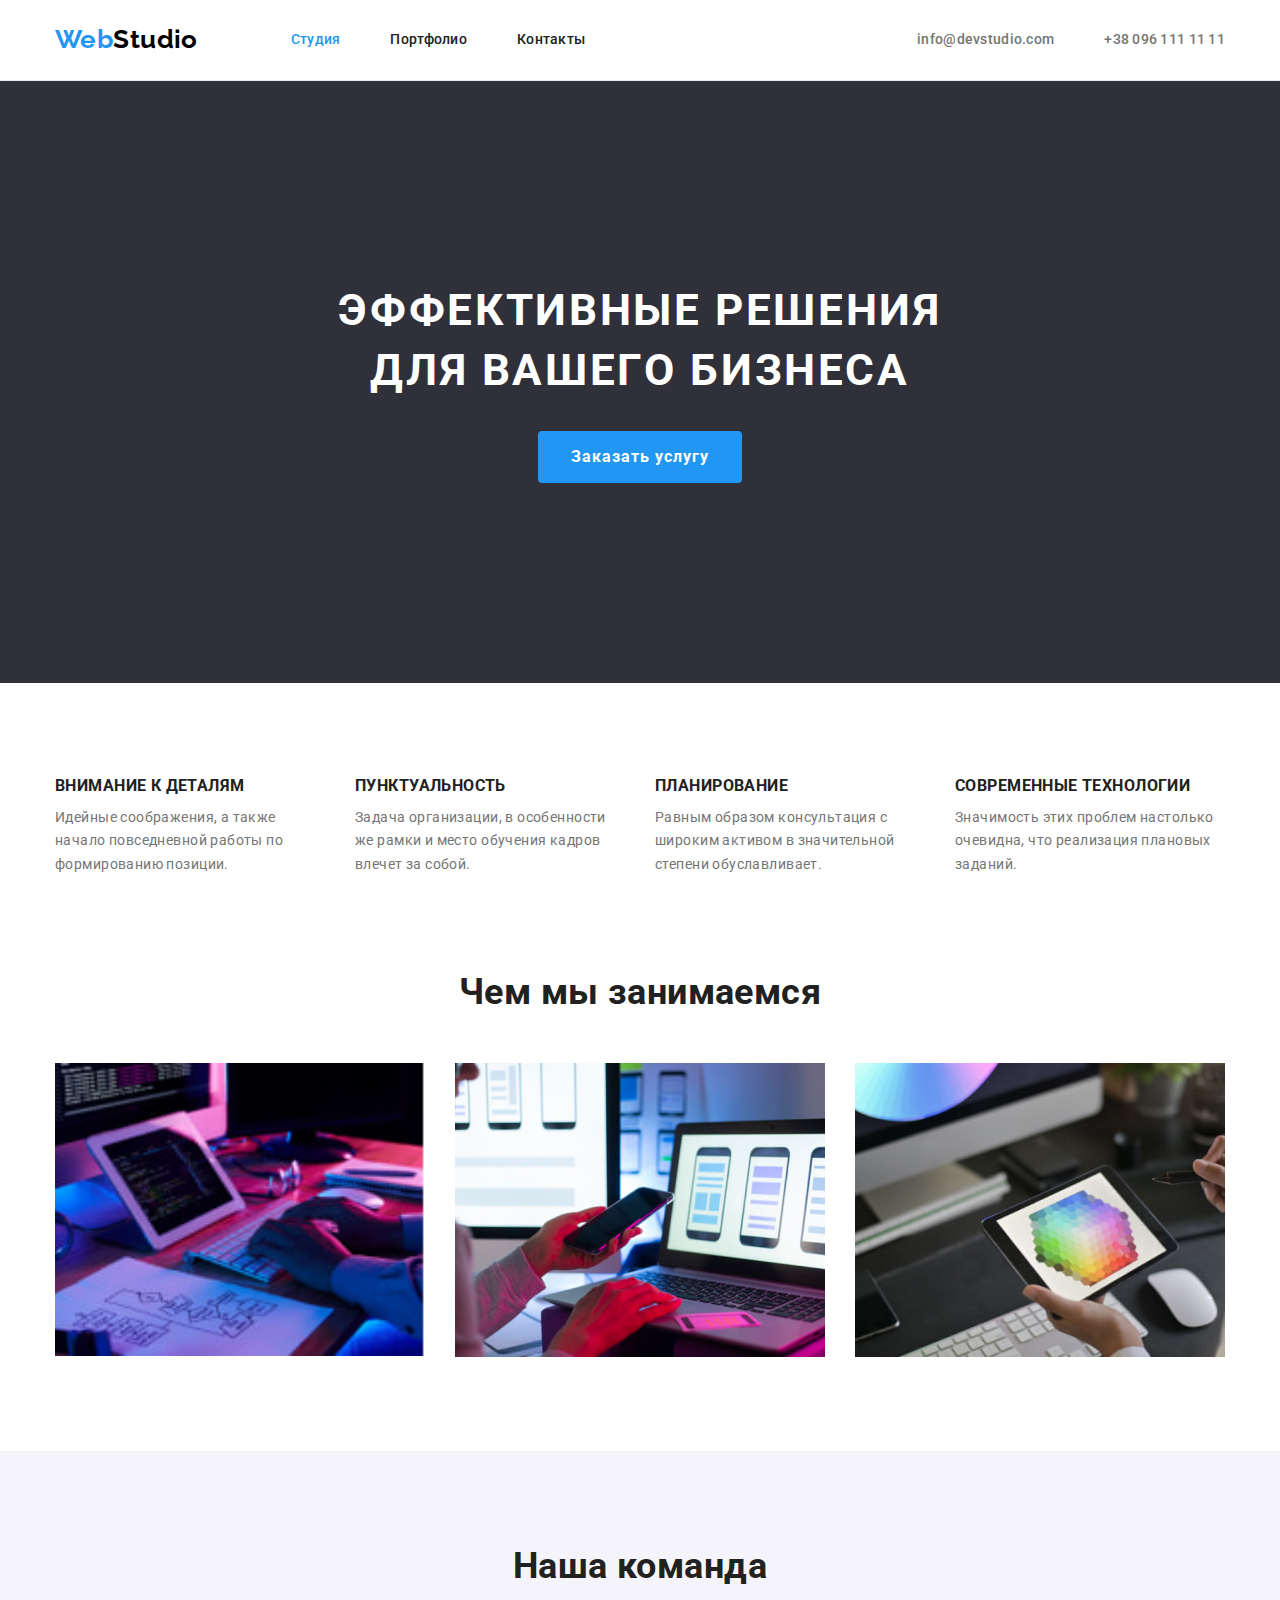
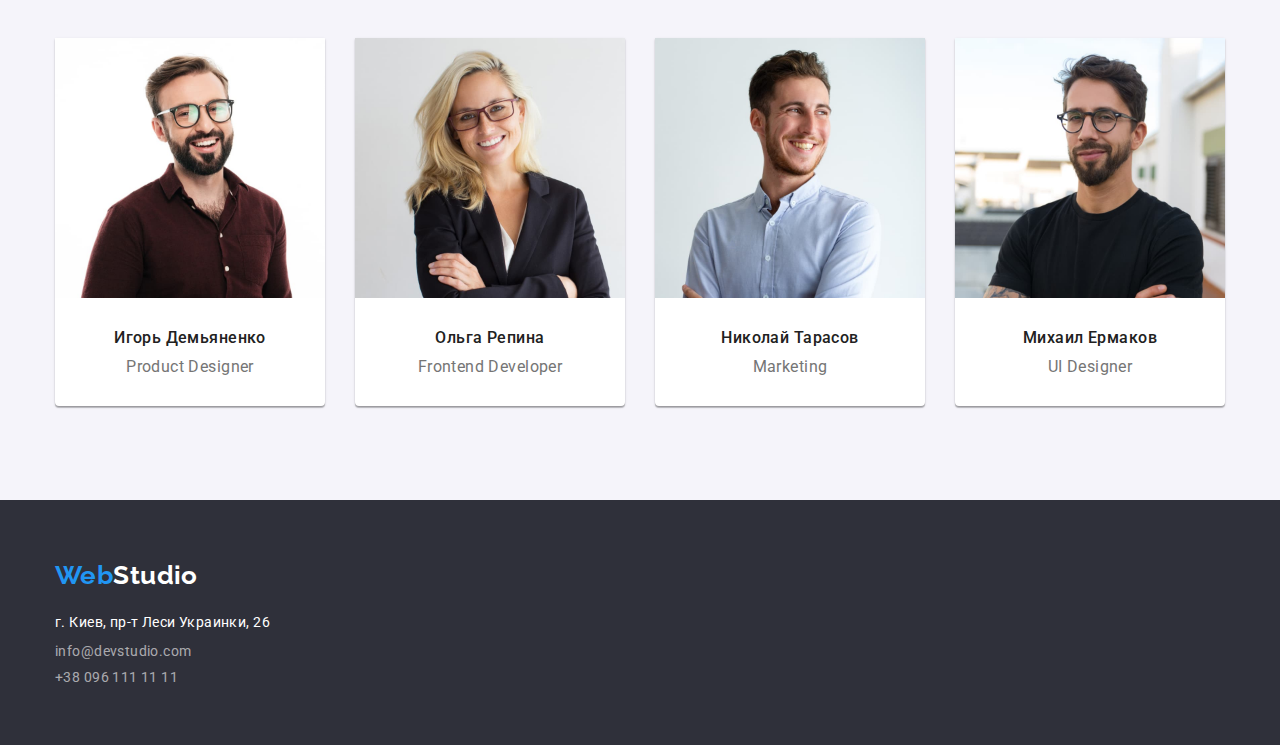
<file: index.html>
<!DOCTYPE html>
<html lang="ru">

<head>
    <meta charset="UTF-8">
    <meta http-equiv="X-UA-Compatible" content="IE=edge">
    <meta name="viewport" content="width=device-width, initial-scale=1.0">
    <title>Студия</title>
    <link href="https://fonts.googleapis.com/css2?family=Raleway:wght@700&family=Roboto:wght@400;500;700;900&display=swap"
        rel="stylesheet">
    <link rel="stylesheet" href="https://cdnjs.cloudflare.com/ajax/libs/modern-normalize/1.1.0/modern-normalize.min.css">
    <link rel="stylesheet" href="./css/styles.css">
</head>

<body>
    <header class="page-header">
        <div class="container">
            <div class="nav-logo">
                <a href="./index.html" lang="en" class="logo"><span class="blue-text">Web</span>Studio</a>
            </div>
            <nav class="page-header-nav">
                <ul class="site-nav list">
                    <li class="site-nav-item"><a href="./index.html" class="site-nav-link current">Студия</a></li>
                    <li class="site-nav-item"><a href="./portfolio.html" class="site-nav-link">Портфолио</a></li>
                    <li class="site-nav-item"><a href="#Contacts" class="site-nav-link">Контакты</a></li>
                </ul>
            </nav>
            <ul class="contacts list">
                <li class="contacts-item"><a href="mailto:info@devstudio.com" class="contacts-link">info@devstudio.com</a></li>
                <li class="contacts-item"><a href="tel:+380961111111" class="contacts-link">+38 096 111 11 11</a></li>
            </ul>
        </div>
                                   
    </header>
    
        
        <main>
        <!--шапка-->
        <section class="hero">
            <div class="container">
                <h1 class="hero-title">Эффективные решения для вашего бизнеса</h1>
                <button type="button" class="primary-button">Заказать услугу</button>
            </div>            
        </section>
        <!--особенности-->
        <section class="section">
            <div class="container">
                <ul class="feature-list list">
                    <li class="feature-list-item">
                        <h3 class="feature-title">Внимание к деталям</h3>
                        <p class="feature-text">Идейные соображения, а также начало повседневной работы по формированию позиции.</p>
                    </li>
                    <li class="feature-list-item">
                        <h3 class="feature-title">Пунктуальность</h3>
                        <p class="feature-text">Задача организации, в особенности же рамки и место обучения кадров влечет за собой.
                        </p>
                    </li>
                    <li class="feature-list-item">
                        <h3 class="feature-title">Планирование</h3>
                        <p class="feature-text">Равным образом консультация с широким активом в значительной степени обуславливает.
                        </p>
                    </li>
                    <li class="feature-list-item">
                        <h3 class="feature-title">Современные технологии</h3>
                        <p class="feature-text">Значимость этих проблем настолько очевидна, что реализация плановых заданий.</p>
                    </li>
                </ul>
            </div>           

        </section>
        <!--чем мы занимаемся-->
        <section class="section work">
            <div class="container">
                <h2 class="section-title">Чем мы занимаемся</h2>
                <ul class="work-list list">
                    <li class="work-list-item"><img src="./images/box1.jpg" alt="разработка десктопных приложений" width="370"></li>
                    <li class="work-list-item"><img src="./images/box2.jpg" alt="разработка мобильных приложений" width="370"></li>
                    <li class="work-list-item"><img src="./images/box3.jpg" alt="дизайнерские решения" width="370"></li>
                </ul>
            </div>
        </section>
        <!--наша команда-->
        <section class="section team">
            <div class="container">
                <h2 class="section-title">Наша команда</h2>
                <ul class="team-list list">
                    <li class="member-card">
                        <img src="./images/igor-demyanenko.jpg" alt="фото Игоря Демьяненко" width="270">
                        <h3 class="member-name">Игорь Демьяненко</h3>
                        <p lang="en" class="member-profession">Product Designer</p>
                    </li>
                    <li class="member-card">
                        <img src="./images/olha-repina.jpg" alt="фото Ольги Репиной" width="270">
                        <h3 class="member-name">Ольга Репина</h3>
                        <p lang="en" class="member-profession">Frontend Developer</p>
                    </li>
                    <li class="member-card">
                        <img src="./images/nikolay-tarasov.jpg" alt="фото Николая Тарасова" width="270">
                        <h3 class="member-name">Николай Тарасов</h3>
                        <p lang="en" class="member-profession">Marketing</p>
                    </li>
                    <li class="member-card">
                        <img src="./images/mihail-ermakov.jpg" alt="фото Михаила Ермакова" width="270">
                        <h3 class="member-name">Михаил Ермаков</h3>
                        <p lang="en" class="member-profession">UI Designer</p>
                    </li>
                </ul>
            </div>
            
        </section>

        </main>
        <footer class="footer">
            <div class="container">
                <!--контакты-->
                <div class="footer-logo">
                    <a href="./index.html" lang="en" class="logo"><span class="blue-text">Web</span>Studio</a>
                </div>
                <address id="Contacts">
                    <ul class="address list">
                        <li class="address-list-item"><a href="https://goo.gl/maps/b3q8vhkXb4Vkdcpe6" class="address-link">г. Киев, пр-т Леси Украинки, 26</a></li>
                        <li class="address-list-item"><a href="mailto:info@devstudio.com" class="footer-link">info@devstudio.com</a></li>
                        <li class="address-list-item"><a href="tel:+380961111111" class="footer-link">+38 096 111 11 11</a></li>
                    </ul>
                </address>
            </div>
            
        </footer>

    
        
</body>

</html>
</file>
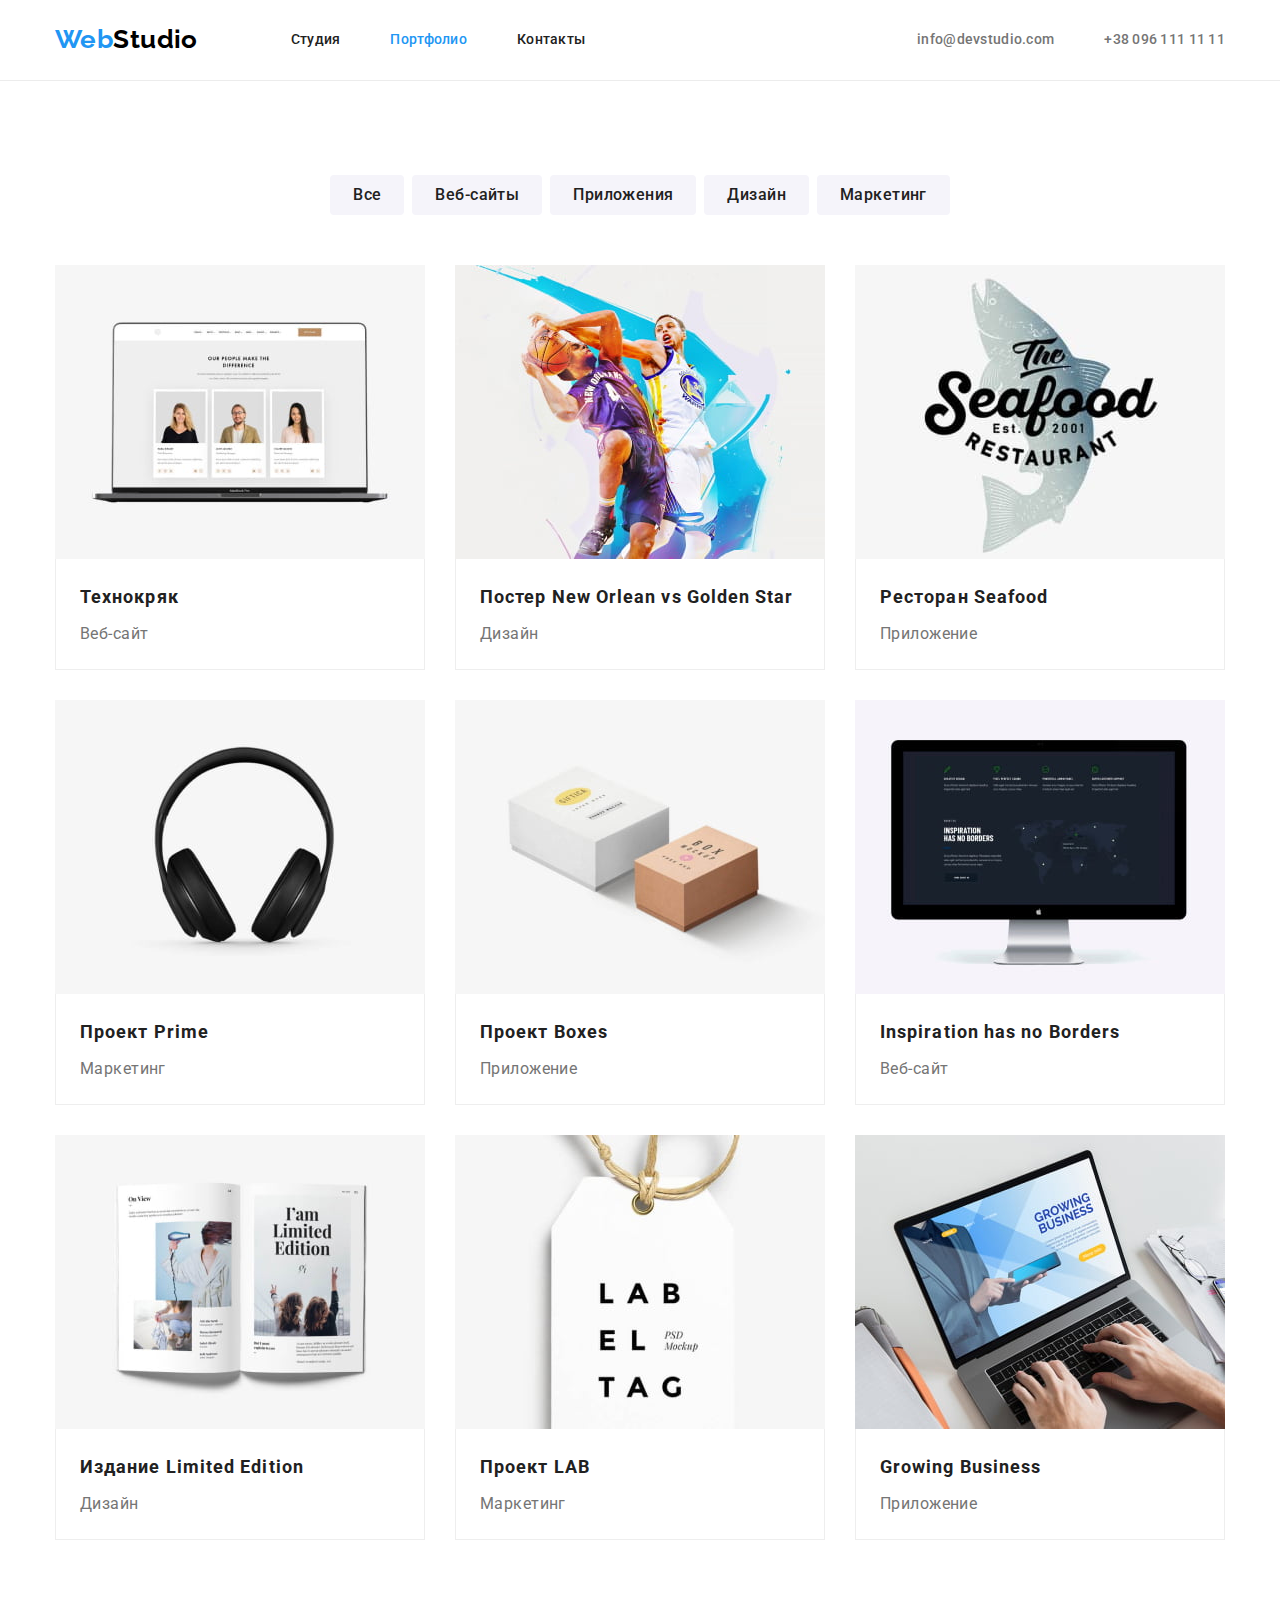
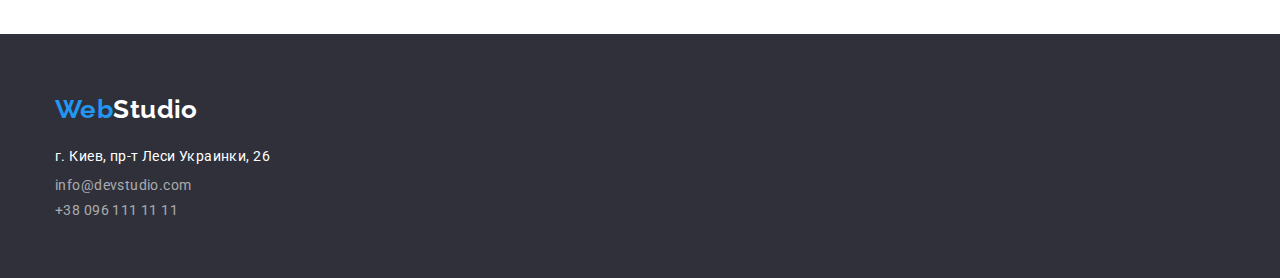
<file: portfolio.html>
<!DOCTYPE html>
<html lang="ru">

<head>
    <meta charset="UTF-8">
    <meta http-equiv="X-UA-Compatible" content="IE=edge">
    <meta name="viewport" content="width=device-width, initial-scale=1.0">
    <title>Студия</title>
    <link
        href="https://fonts.googleapis.com/css2?family=Raleway:wght@700&family=Roboto:wght@400;500;700;900&display=swap"
        rel="stylesheet">
    <link rel="stylesheet" href="./css/styles.css">
</head>

<body>
        <header class="page-header">
            <div class="container">
                <div class="nav-logo">
                    <a href="./index.html" lang="en" class="logo"><span class="blue-text">Web</span>Studio</a>
                </div>
                <nav class="page-header-nav">
                    <ul class="site-nav list">
                        <li class="site-nav-item"><a href="./index.html" class="site-nav-link">Студия</a></li>
                        <li class="site-nav-item"><a href="./portfolio.html" class="site-nav-link current">Портфолио</a></li>
                        <li class="site-nav-item"><a href="#Contacts" class="site-nav-link">Контакты</a></li>
                    </ul>
                </nav>
                <ul class="contacts list">
                    <li class="contacts-item"><a href="mailto:info@devstudio.com" class="contacts-link">info@devstudio.com</a>
                    </li>
                    <li class="contacts-item"><a href="tel:+380961111111" class="contacts-link">+38 096 111 11 11</a></li>
                </ul>
            </div>
        
        </header>
    
        <main>
            <section class="section">
                <div class="container">
                    <h1 class="hidden">Примеры работ</h1>
                    <!--кнопки фильтра-->
                    <ul class="filter-list list">
                        <li class="filter-list-item"><button type="button" class="secondary-button">Все</button></li>
                        <li class="filter-list-item"><button type="button" class="secondary-button">Веб-сайты</button></li>
                        <li class="filter-list-item"><button type="button" class="secondary-button">Приложения</button></li>
                        <li class="filter-list-item"><button type="button" class="secondary-button">Дизайн</button></li>
                        <li class="filter-list-item"><button type="button" class="secondary-button">Маркетинг</button></li>
                    </ul>
                    <!--примеры работ-->
                    <ul class="portfolio list">
                        <li class="portfolio-list-item">
                            <a href="#" class="link">
                                <div class="portfolio-list-item-img">
                                    <img src="./images/img-1.jpg" alt="изображение веб-сайта на ноутбуке" width="370" class="portfolio-image">
                                </div> 
                                <div class="portfolio-list-item-sign">
                                    <h2 class="portfolio-title">Технокряк</h2>
                                    <p class="portfolio-text">Веб-сайт</p>
                                </div>
                            </a>
                        </li>
                        <li class="portfolio-list-item">
                            <a href="#" class="link">
                                <div class="portfolio-list-item-img">
                                    <img src="./images/img-2.jpg" alt="постер баскетбольной игры" width="370" class="portfolio-image">
                                </div>
                                <div class="portfolio-list-item-sign">
                                    <h2 class="portfolio-title">Постер New Orlean vs Golden Star</h2>
                                    <p class="portfolio-text">Дизайн</p>
                                </div>                            
                            </a>
                        </li>
                        <li class="portfolio-list-item">
                            <a href="#" class="link">
                                <div class="portfolio-list-item-img">
                                    <img src="./images/img-3.jpg" alt="логотип ресторана" width="370" class="portfolio-image">
                                </div>
                                <div class="portfolio-list-item-sign">
                                    <h2 class="portfolio-title">Ресторан Seafood</h2>
                                    <p class="portfolio-text">Приложение</p>
                                </div>                            
                            </a>
                        </li>
                        <li class="portfolio-list-item">
                            <a href="#" class="link">
                                <div class="portfolio-list-item-img">
                                    <img src="./images/img-4.jpg" alt="наушники" width="370" class="portfolio-image">
                                </div>
                                <div class="portfolio-list-item-sign">
                                    <h2 class="portfolio-title">Проект Prime</h2>
                                    <p class="portfolio-text">Маркетинг</p>
                                </div>                            
                            </a>
                        </li>
                        <li class="portfolio-list-item">
                            <a href="#" class="link">
                                <div class="portfolio-list-item-img">
                                    <img src="./images/img-5.jpg" alt="две коробки" width="370" class="portfolio-image">
                                </div>
                                <div class="portfolio-list-item-sign">
                                    <h2 class="portfolio-title">Проект Boxes</h2>
                                    <p class="portfolio-text">Приложение</p>
                                </div>  
                            </a>
                        </li>
                        <li class="portfolio-list-item">
                            <a href="#" class="link">
                                <div class="portfolio-list-item-img">
                                    <img src="./images/img-6.jpg" alt="монитор с изображением карты мира" width="370" class="portfolio-image">
                                </div>
                                <div class="portfolio-list-item-sign">
                                    <h2 class="portfolio-title">Inspiration has no Borders</h2>
                                    <p class="portfolio-text">Веб-сайт</p>
                                </div>                            
                            </a>
                        </li>
                        <li class="portfolio-list-item">
                            <a href="#" class="link">
                                <div class="portfolio-list-item-img">
                                    <img src="./images/img-7.jpg" alt="разворот журнала" width="370" class="portfolio-image">
                                </div>
                                <div class="portfolio-list-item-sign">
                                    <h2 class="portfolio-title">Издание Limited Edition</h2>
                                    <p class="portfolio-text">Дизайн</p>
                                </div>                            
                            </a>
                        </li>
                        <li class="portfolio-list-item">
                            <a href="#" class="link">
                                <div class="portfolio-list-item-img">
                                    <img src="./images/img-8.jpg" alt="ярлык" width="370" class="portfolio-image">
                                </div>
                                <div class="portfolio-list-item-sign">
                                    <h2 class="portfolio-title">Проект LAB</h2>
                                    <p class="portfolio-text">Маркетинг</p>
                                </div>                            
                            </a>
                        </li>
                        <li class="portfolio-list-item">
                            <a href="#" class="link">
                                <div class="portfolio-list-item-img">
                                    <img src="./images/img-9.jpg" alt="набор текста на ноутбуке" width="370" class="portfolio-image">
                                </div>
                                <div class="portfolio-list-item-sign">
                                    <h2 class="portfolio-title">Growing Business</h2>
                                    <p class="portfolio-text">Приложение</p>
                                </div>                            
                            </a>
                        </li>
                    </ul>
                </div>
                
            </section>
        </main>
        <footer class="footer">
            <div class="container">
                <!--контакты-->
                <div class="footer-logo">
                    <a href="./index.html" lang="en" class="logo"><span class="blue-text">Web</span>Studio</a>
                </div>
                <address id="Contacts">
                    <ul class="address list">
                        <li class="address-list-item"><a href="https://goo.gl/maps/b3q8vhkXb4Vkdcpe6" class="address-link">г. Киев, пр-т Леси Украинки, 26</a></li>
                        <li class="address-list-item"><a href="mailto:info@devstudio.com" class="footer-link">info@devstudio.com</a></li>
                        <li class="address-list-item"><a href="tel:+380961111111" class="footer-link">+38 096 111 11 11</a></li>
                    </ul>
                </address>
            </div>
            
        </footer>
    
    

</body>

</html>
</file>
<file: css/styles.css>
html {
  box-sizing: border-box;
}

*,
*::before,
*::after {
  box-sizing: inherit;
}

:root {
  --primary-text-color: #757575;
  --title-text-color: #212121;
  --black-text-color: #000000;
  --white-text-color: #ffffff;
  --contacts-footer-color: rgba(255, 255, 255, 0.6);
  --accent-color: #2196f3;
  --primary-bg-color: #ffffff;
  --secondary-bg-color: #f5f4fa;
  --footer-hero-bg-color: #2f303a;
  --focus-hover-color: #188ce8;
  --primary-border-color: #eeeeee;
  --secondary-border-color: #ececec;
}

body {
  margin: 0;
  background-color: var(--primary-bg-color);
  color: var(--primary-text-color);
  font-size: 14px;
  font-weight: 400;
  font-family: Roboto, Arial, sans-serif;
  letter-spacing: 0.03em;
}

h1,
h2,
h3,
h4,
h5,
h6,
ul,
p {
  margin: 0;
  padding: 0;
}

img {
  display: block;
}

.list {
  list-style: none;
}

.link {
  text-decoration: none;
}

.container {
  width: 1200px;
  padding-left: 15px;
  padding-right: 15px;
  margin-left: auto;
  margin-right: auto;
}

.page-header {
  border-bottom: 1px solid var(--secondary-border-color);
}

.page-header .container {
  display: flex;
}

.page-header-nav,
.site-nav.list,
.contacts.list {
  display: flex;
  align-items: center;
}

/* logo */
.nav-logo {
  margin-right: 93px;
  padding-top: 24px;
  padding-bottom: 25px;
}

.logo {
  color: var(--black-text-color);

  font-family: Raleway, sans-serif;
  font-weight: 700;
  font-size: 26px;
  line-height: 1.19;
  text-decoration: none;
}

.logo:focus,
.logo:hover {
  color: var(--accent-color);
}
.blue-text {
  color: var(--accent-color);
}

/* site-nav */

.site-nav-link {
  display: block;
  padding-top: 32px;
  padding-bottom: 32px;

  color: var(--title-text-color);

  text-decoration: none;
  font-weight: 500;
  line-height: 1.14;
  letter-spacing: 0.02em;
}

.site-nav .site-nav-item:not(:last-child) {
  margin-right: 50px;
}

.site-nav-link:hover,
.site-nav-link:focus {
  color: var(--accent-color);
}

.site-nav .current {
  color: var(--accent-color);
}

/* contacts */
.contacts-link {
  display: block;
  padding-top: 32px;
  padding-bottom: 32px;

  color: var(--primary-text-color);

  text-decoration: none;
  font-weight: 500;
  line-height: 1.14;
  letter-spacing: 0.02em;
}

.contacts.list {
  margin-left: auto;
}

.contacts-item {
  margin-right: 50px;
}
.contacts .contacts-item:last-child {
  margin-right: 0;
}

/* альтернатива */
/* .contacts .contacts-item:not(:last-child){
  margin-right: 50px; */

.contacts-link:hover,
.contacts-link:focus {
  color: var(--accent-color);
}

/* hero */
.hero {
  background-color: var(--footer-hero-bg-color);
  text-align: center;
  padding: 200px 0;
}
.hero-title {
  width: 696px;
  height: 120px;
  margin: auto;
  margin-bottom: 30px;

  color: var(--white-text-color);

  font-size: 44px;
  line-height: 1.36;
  letter-spacing: 0.06em;
  text-transform: uppercase;
}

/* button */
.primary-button {
  display: inline-block;
  min-width: 200px;
  border-radius: 4px;
  border: 1px solid transparent;
  padding: 10px 32px;

  color: var(--white-text-color);
  background-color: var(--accent-color);

  font-family: inherit;
  font-weight: 700;
  font-size: 16px;
  line-height: 1.87;
  letter-spacing: 0.06em;
}

.primary-button:hover,
.primary-button:focus {
  background-color: var(--focus-hover-color);
}

.secondary-button {
  display: inline-block;
  border-radius: 4px;
  border: 1px solid transparent;
  padding: 6px 22px;

  color: var(--title-text-color);
  background-color: var(--secondary-bg-color);

  font-family: inherit;
  font-weight: 500;
  font-size: 16px;
  line-height: 1.62;
  letter-spacing: inherit;
}

.secondary-button:hover,
.secondary-button:focus {
  color: var(--white-text-color);
  background-color: var(--accent-color);
  filter: drop-shadow(0px 4px 4px rgba(0, 0, 0, 0.25));
}

/* sections */
.hidden {
  visibility: hidden;
  font-size: 0;
}

.section {
  padding-top: 94px;
  padding-bottom: 94px;
}

/* features */

.feature-list {
  display: flex;
  justify-content: space-between;
}

.feature-list-item {
  width: 270px;
}

.feature-title {
  margin-bottom: 10px;
  color: var(--title-text-color);

  font-weight: 700;
  line-height: 1.14;
  text-transform: uppercase;
}

.feature-text {
  line-height: 1.71;
}

/* works */

.work-list {
  display: flex;
  justify-content: space-between;
}

.work .section-title {
  margin-top: -94px;
}

.section-title {
  margin-bottom: 50px;

  color: var(--title-text-color);
  font-weight: 700;
  font-size: 36px;
  line-height: 1.17;
  text-align: center;
}

/* team */
.team {
  background-color: var(--secondary-bg-color);
}

.team-list {
  display: flex;
  justify-content: space-between;
}

.member-card {
  background-color: var(--primary-bg-color);
  box-shadow: 0px 1px 3px rgba(0, 0, 0, 0.12), 0px 1px 1px rgba(0, 0, 0, 0.14),
    0px 2px 1px rgba(0, 0, 0, 0.2);
  border-radius: 0px 0px 4px 4px;
  text-align: center;
}
.member-name {
  margin-top: 30px;
  margin-bottom: 10px;

  color: var(--title-text-color);
  font-weight: 500;
  font-size: 16px;
  line-height: 1.19;
}

.member-profession {
  margin-bottom: 30px;

  font-size: 16px;
  line-height: 1.19;
}

/* filters */
.filter-list {
  display: flex;
  justify-content: center;
  margin-bottom: 50px;
}

.filter-list .filter-list-item:not(:last-child) {
  margin-right: 8px;
}

/* portfolio */

.portfolio {
  display: flex;
  flex-wrap: wrap;
}

.portfolio-list-item:not(:nth-child(3n)) {
  margin-right: 30px;
}

.portfolio-list-item:not(:nth-last-child(-n + 3)) {
  margin-bottom: 30px;
}

/* альтернатива */

/* .portfolio .portfolio-list-item {
  width: 33.3333%;
  margin-right: 30px;
  margin-bottom: 30px;
  flex-basis: calc((100% - 30px * 2) / 3);
} */

.portfolio-list-item-sign {
  border-right: 1px solid var(--primary-border-color);
  border-left: 1px solid var(--primary-border-color);
  border-bottom: 1px solid var(--primary-border-color);
  padding: 20px 24px;
}

.portfolio .portfolio-title {
  margin-bottom: 4px;
  color: var(--title-text-color);

  font-weight: 700;
  font-size: 18px;
  line-height: 2;
  letter-spacing: 0.06em;
}

.portfolio .portfolio-text {
  color: var(--primary-text-color);
  font-size: 16px;
  line-height: 1.87;
}

/* footer */
.footer {
  background-color: var(--footer-hero-bg-color);
  padding-top: 60px;
  padding-bottom: 60px;
}

.footer .logo {
  color: var(--white-text-color);
}

.footer .logo:focus,
.footer .logo:hover {
  color: var(--accent-color);
}

.footer-logo {
  margin-bottom: 20px;
}

.address-link {
  font-style: normal;
  text-decoration: none;
  line-height: 1.71;
  color: var(--white-text-color);
}

.address-link:hover,
.address-link:focus,
.footer-link:hover,
.footer-link:focus {
  color: var(--accent-color);
}

.address .address-list-item:not(:last-child) {
  margin-bottom: 9px;
}
.footer-link {
  font-style: normal;
  text-decoration: none;
  color: var(--contacts-footer-color);
}
</file>
